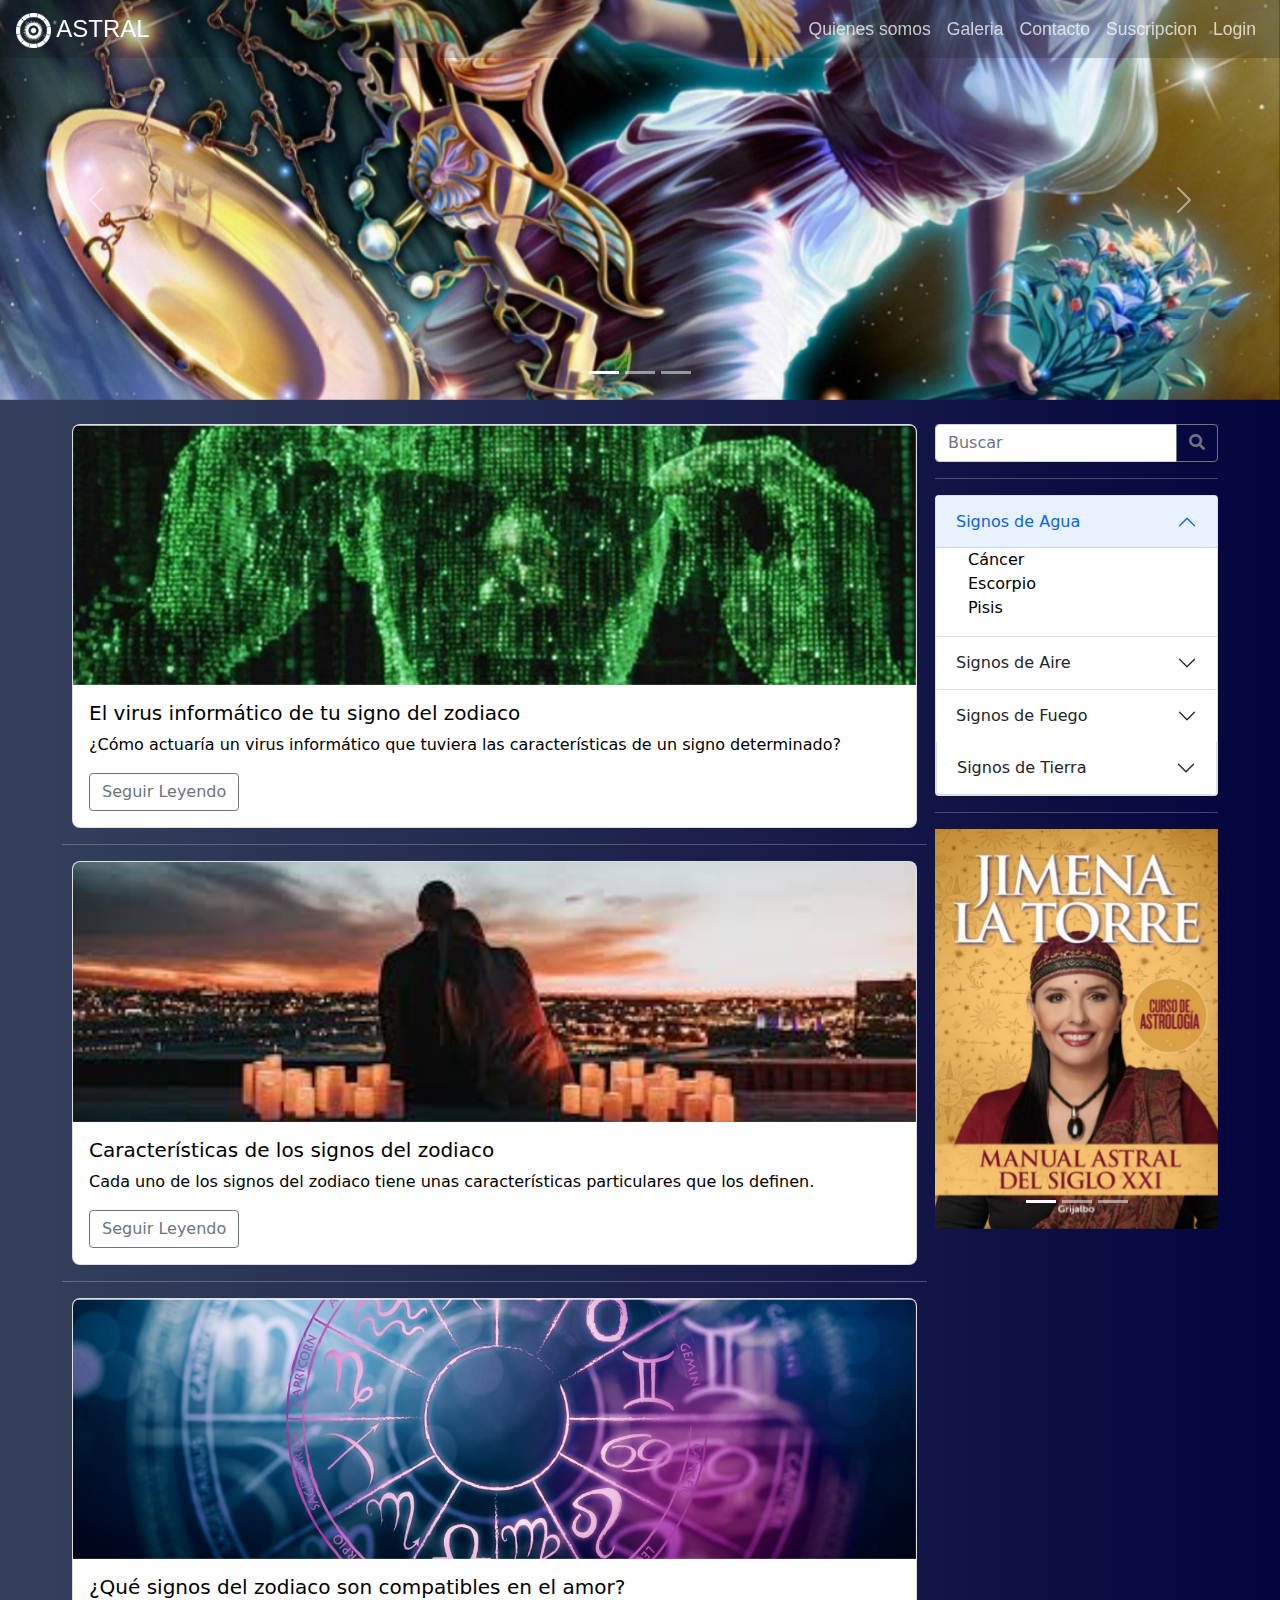
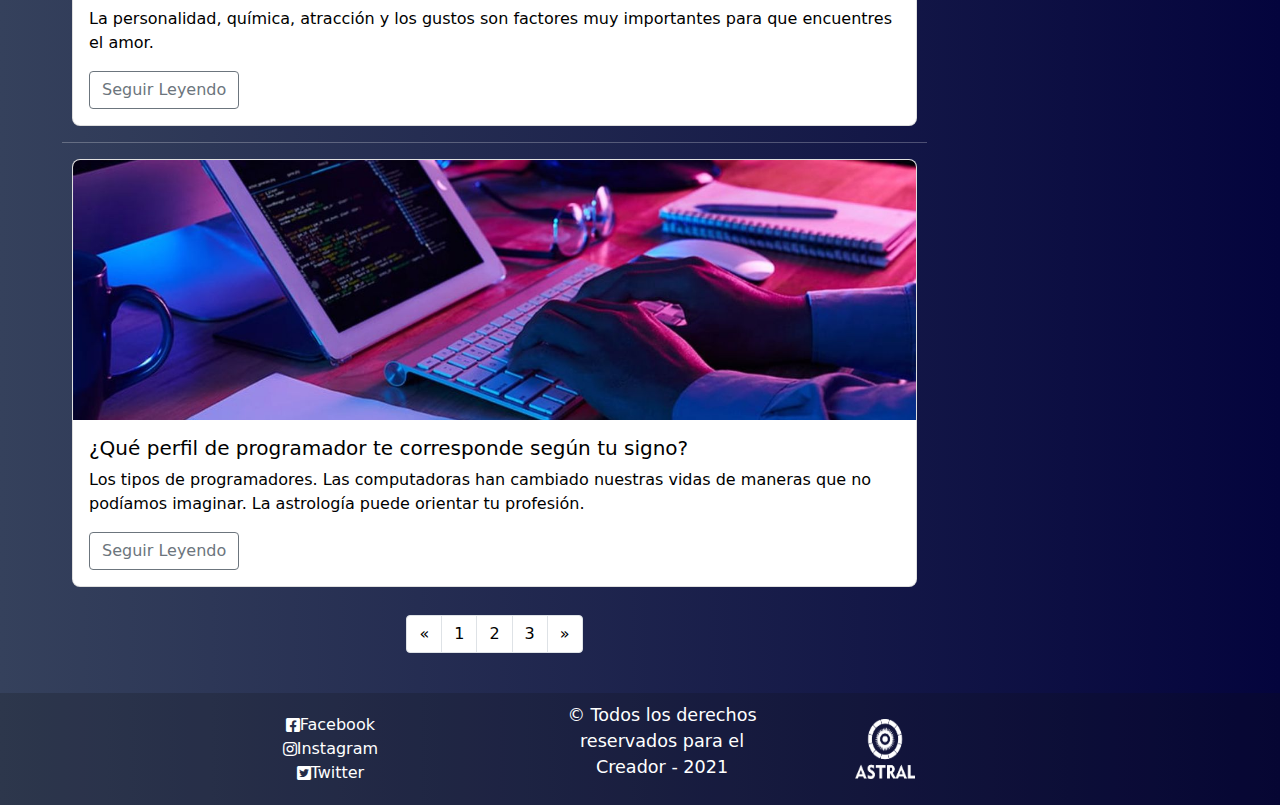
<file: index.html>
<!DOCTYPE html>
<html lang="en">

<head>
  <meta charset="UTF-8">
  <meta http-equiv="X-UA-Compatible" content="IE=edge">
  <meta name="viewport" content="width=device-width, initial-scale=1.0">
  <title>ASTRAL</title>

  <!-- LINK DE FUENTE AWESOME -->
  <link rel="stylesheet" href="https://cdnjs.cloudflare.com/ajax/libs/font-awesome/5.15.4/css/all.min.css"
    integrity="sha512-1ycn6IcaQQ40/MKBW2W4Rhis/DbILU74C1vSrLJxCq57o941Ym01SwNsOMqvEBFlcgUa6xLiPY/NS5R+E6ztJQ=="
    crossorigin="anonymous" referrerpolicy="no-referrer" />

  <!-- ESTILOS BOOTSTRAP -->
  <link rel="stylesheet" href="/styles/bootstrap.css">

  <!-- ESTILO PROPIOS -->
  <link rel="stylesheet" href="/styles/styles.css">

  <!-- LOGO -->
  <link rel="shortcut icon" href="/assets/logoHead.png">

</head>

<body id="index-body">

  <!-- ====================
    ==       HEADER        ==
    ========================= -->
  <div id="header">
    <header>
      <!-- navbar open -->
      <nav class="navbar navbar-expand-lg navbar-light fixed-top m-0 px-3">
        <div class="navbar-container container-fluid m-0 p-0">
          <!-- LOGO -->
          <a class="logo" href="/index.html">
            <img src="/assets/astral 3.png" alt="logo Astral" width="35" height="35"> ASTRAL
          </a>
          <!-- MENU DEBLEGABLE -->
          <button class="navbar-toggler" type="button" data-bs-toggle="collapse" data-bs-target="#navbarNavDropdown"
            aria-controls="navbarNavDropdown" aria-expanded="false" aria-label="Toggle navigation">
            <span class="navbar-toggler-icon">
              <i class="fas fa-bars" style="color:rgba(255, 255, 255, 0.575); font-size:25px;"></i>
            </span>
          </button>
          <!-- MENU -->
          <div class="navbar-sections float-r collapse navbar-collapse flex-grow-1 me-0" id="navbarNavDropdown">
            <ul class="navbar-nav">
              <li class="nav-item">
                <a class="nav-link" id="nav-link" href="/pages/conocenos.html">Quienes somos</a>
              </li>
              <li class="nav-item">
                <a class="nav-link" id="nav-link" href="/pages/galeria.html">Galeria</a>
              </li>
              <li class="nav-item">
                <a class="nav-link" id="nav-link" href="/pages/contacto.html">Contacto</a>
              </li>
              <li class="nav-item">
                <a class="nav-link" id="nav-link" href="#" data-bs-toggle="modal"
                  data-bs-target="#VentanaModalSusctiption">Suscripcion</a>
              </li>
              <li class="nav-item">
                <a class="nav-link" id="nav-link" aria-current="page" href="/pages/login.html"> Login</a>
              </li>
            </ul>
          </div>
        </div>
      </nav>

      <!-- Ventana Modal de la Suscripción -->
      <div class="modal fade" id="VentanaModalSusctiption" tabindex="-1" aria-labelledby="suscripcionModalLabel"
        aria-hidden="true">
        <div class="modal-dialog">
          <div class="modal-content">
            <!-- Modal header -->
            <div class="modal-header">
              <h5 class="modal-title-S" id="suscripcionModalLabel">SUSCRIPCIÓN</h5>
              <button type="button" class="btn-close" data-bs-dismiss="modal" aria-label="Close"></button>
            </div>
            <!-- Modal body -->
            <div class="modal-body">
              <form>
                <!-- MAIL -->
                <div class="mb-3">
                  <label for="ContactoEmail" class="form-label">Correo electrónico</label>
                  <input type="email" class="form-control" id="ContactoEmail" aria-describedby="emailHelp"
                    placeholder="seiya@pegaso">
                  <div id="emailHelp" class="form-text"> <i>No compartiremos tu correo electrónico con nadie más.</i>
                  </div>
                </div>
                <!-- SIGNOS -->
                <div class="mb-3">
                  <label for="ContactoSigno  " class="form-label">Signo</label>
                  <select id="disabledSelect" class="form-select">
                    <option>Aries</option>
                    <option>Tauro</option>
                    <option>Géminis</option>
                    <option>Cáncer</option>
                    <option>Leo</option>
                    <option>Virgo</option>
                    <option>Libra</option>
                    <option>Escorpio</option>
                    <option>Sagitario</option>
                    <option>Capricornio</option>
                    <option>Acuario</option>
                    <option>Piscis</option>
                  </select>
                </div>
                <!-- CHECKBOX -->
                <div class="mb-3 ms-3 form-check">
                  <input type="checkbox" class="form-check-input" id="ContactoCheck">
                  <label class="form-check-label form-label" for="ContactoCheck">Quiero recibir predicciones
                    actualizadas sobre mi signo</label>
                </div>
              </form>
            </div>
            <!-- Modal footer -->
            <div class="modal-footer">
              <button type="button" class="btn btn-outline-secondary" data-bs-dismiss="modal">Cerrar</button>
              <a class="btn btn-primary" href="#" tabindex="-1" aria-disabled="true" data-bs-toggle="modal"
                data-bs-target="#VentanaSuscripción2">SUSCRIBIRME</a>
            </div>
          </div>
        </div>
      </div>
      <!-- Ventana modal del mensaje de suspcricpión -->
      <div class="modal fade" id="VentanaSuscripción2" tabindex="-1" aria-labelledby="exampleModalLabel"
        aria-hidden="true">
        <div class="modal-dialog" id="Modal001">
          <img src="/assets/mensaje1.jpg" class="d-block w-100" alt="...">
          <h2 class="dispaly-1">¡Gracias por suscribirte!</h2>
          <p> Pronto te llegarán novedades y todas las predicciones sobre tu signo para el año 2022</i></p>
          <script src="/js/bootstrap.bundle.js"> </script>
        </div>
      </div>
    </header>
  </div>

  <!-- ====================
    ==       CAROUSEL        ==
    ========================= -->
  <div id="carousel" class="carousel slide" data-bs-ride="carousel">
    <div class="carousel-indicators">
      <button type="button" data-bs-target="#carousel" data-bs-slide-to="0" class="active" aria-current="true"
        aria-label="Slide 1"></button>
      <button type="button" data-bs-target="#carousel" data-bs-slide-to="1" aria-label="Slide 2"></button>
      <button type="button" data-bs-target="#carousel" data-bs-slide-to="2" aria-label="Slide 3"></button>
    </div>

    <div class="carousel-inner">
      <div class="carousel-item active">
        <img src="assets/images/carrousel1.jpeg" class="d-block w-100" alt="...">
      </div>
      <div class="carousel-item">
        <img src="assets/images/carrousel2.jpeg" class="d-block w-100" alt="...">
      </div>
      <div class="carousel-item">
        <img src="assets/images/carrousel3.jpeg" class="d-block w-100" alt="...">
      </div>
    </div>

    <button class="carousel-control-prev" type="button" data-bs-target="#carousel" data-bs-slide="prev">
      <span class="carousel-control-prev-icon" aria-hidden="true"></span>
      <span class="visually-hidden">Previous</span>
    </button>
    <button class="carousel-control-next" type="button" data-bs-target="#carousel" data-bs-slide="next">
      <span class="carousel-control-next-icon" aria-hidden="true"></span>
      <span class="visually-hidden">Next</span>
    </button>
  </div>

  <main>

    <!-- =======================================
    ==  CONTENEDOR PRINCIPAL DE TODO EL MAIN  ==
    ============================================ -->

    <div class="container mb-4">
      <div class="row gx-5 ">

        <!-- CONTENIDO PRINCIPAL (ENTRADAS) -->
        <div id="columnas-index" class="col-sm-12 col-md-8 col-lg-9">
          <div class="p-1">
            <!-- ENTRADA 1 -->
            <div class="card">
              <img src="assets/images/2.jpg" class="card-img-top" alt="">
              <div class="card-body">
                <h5 class="card-title">El virus informático de tu signo del zodiaco</h5>
                <p class="card-text">¿Cómo actuaría un virus informático que tuviera las características de un signo
                  determinado?</p>
                <a href="pages/entradas/virus.html" class="btn btn-outline-secondary">Seguir Leyendo</a>
              </div>
            </div>
            <hr>
            <!-- ENTRADA 2 -->
            <div class="card">
              <img src="assets/images/1.jpg" class="card-img-top" alt="">
              <div class="card-body">
                <h5 class="card-title">Características de los signos del zodiaco</h5>
                <p class="card-text">Cada uno de los signos del zodiaco tiene unas características particulares que los
                  definen.</p>
                <a href="pages/entradas/características.html" class="btn btn-outline-secondary">Seguir Leyendo</a>
              </div>
            </div>
            <hr>
            <!-- ENTRADA 3 -->
            <div class="card">
              <img src="assets/images/3.jpg" class="card-img-top" alt="">
              <div class="card-body">
                <h5 class="card-title">¿Qué signos del zodiaco son compatibles en el amor?</h5>
                <p class="card-text">La personalidad, química, atracción y los gustos son factores muy importantes para
                  que encuentres el amor.</p>
                <a href="pages/entradas/compatibilidad.html" class="btn btn-outline-secondary">Seguir Leyendo</a>
              </div>
            </div>
            <hr>
            <!-- ENTRADA 4 -->
            <div class="card">
              <img src="/assets/images/4.jpg" class="card-img-top" alt="">
              <div class="card-body">
                <h5 class="card-title">¿Qué perfil de programador te corresponde según tu signo?</h5>
                <p class="card-text">Los tipos de programadores. Las computadoras han cambiado nuestras vidas de maneras
                  que no podíamos imaginar. La astrología puede orientar tu profesión.</p>
                <a href="pages/error404.html" class="btn btn-outline-secondary">Seguir Leyendo</a>
              </div>
            </div>
          </div>
          <br>

          <!-- PAGINACION -->
          <nav aria-label="Page navigation example" class="pagination">
            <ul class="pagination">
              <li class="page-item">
                <a class="page-link" id="page-item" href="pages/error404.html" aria-label="Previous">
                  <span aria-hidden="true">&laquo;</span>
                </a>
              </li>
              <li class="page-item"><a class="page-link" id="page-item" href="pages/error404.html">1</a></li>
              <li class="page-item"><a class="page-link" id="page-item" href="pages/error404.html">2</a></li>
              <li class="page-item"><a class="page-link" id="page-item" href="pages/error404.html">3</a></li>
              <li class="page-item">
                <a class="page-link" id="page-item" href="pages/error404.html" aria-label="Next">
                  <span aria-hidden="true">&raquo;</span>
                </a>
              </li>
            </ul>
          </nav>

        </div>

        <!-- ASIDE -->
        <div id="columnas-index" class="col-sm-12 col-md-4 col-lg-3">
          <div class="p-1 borde-redondo">

            <!-- Search open -->
            <div class="input-group mb-3">
              <input type="text" class="form-control" placeholder="Buscar" aria-label="Recipient's username"
                aria-describedby="button-addon2">
              <a class="btn btn-outline-secondary" href="/pages/error404.html" type="button" id="button-addon2"><i
                  class="fas fa-search"></i></a>
            </div>
            <hr>
            <!-- Acordion open -->
            <div class="accordion" id="accordionExample">
              <div class="accordion-item">
                <h2 class="accordion-header" id="headingOne">
                  <button class="accordion-button" type="button" data-bs-toggle="collapse" data-bs-target="#collapseOne"
                    aria-expanded="true" aria-controls="collapseOne">
                    Signos de Agua
                  </button>
                </h2>

                <div id="collapseOne" class="accordion-collapse collapse show" aria-labelledby="headingOne"
                  data-bs-parent="#accordionExample">
                  <div class="accordion-body" id="accordion-body">
                    <ul>
                      <li><a class="tag-aside" href="pages/error404.html">Cáncer</a></li>
                      <li><a class="tag-aside" href="pages/error404.html">Escorpio</a></li>
                      <li><a class="tag-aside" href="pages/error404.html">Pisis</a></li>
                    </ul>
                  </div>
                </div>
              </div>
              <div class="accordion-item">
                <h2 class="accordion-header" id="headingTwo">
                  <button class="accordion-button collapsed" type="button" data-bs-toggle="collapse"
                    data-bs-target="#collapseTwo" aria-expanded="false" aria-controls="collapseTwo">
                    Signos de Aire
                  </button>
                </h2>
                <div id="collapseTwo" class="accordion-collapse collapse" aria-labelledby="headingTwo"
                  data-bs-parent="#accordionExample">
                  <div class="accordion-body" id="accordion-body">
                    <ul>
                      <li><a class="tag-aside" href="pages/error404.html">Acuario</a></li>
                      <li><a class="tag-aside" href="pages/error404.html">Geminis</a></li>
                      <li><a class="tag-aside" href="pages/error404.html">Libra</a></li>
                    </ul>
                  </div>
                </div>
              </div>

              <div class="accordion-item">
                <h2 class="accordion-header" id="headingThree">
                  <button class="accordion-button collapsed" type="button" data-bs-toggle="collapse"
                    data-bs-target="#collapseThree" aria-expanded="false" aria-controls="collapseThree">
                    Signos de Fuego
                  </button>
                </h2>
                <div id="collapseThree" class="accordion-collapse collapse" aria-labelledby="headingThree"
                  data-bs-parent="#accordionExample">
                  <div class="accordion-body" id="accordion-body">
                    <ul>
                      <li><a class="tag-aside" href="pages/error404.html">Aries</a></li>
                      <li><a class="tag-aside" href="pages/error404.html">Leo</a></li>
                      <li><a class="tag-aside" href="pages/error404.html">Sagitario</a></li>
                    </ul>
                  </div>
                </div>
                <div class="accordion-item">
                  <h2 class="accordion-header" id="headingThree">
                    <button class="accordion-button collapsed" type="button" data-bs-toggle="collapse"
                      data-bs-target="#collapseFour" aria-expanded="false" aria-controls="collapseFour">
                      Signos de Tierra
                    </button>
                  </h2>
                  <div id="collapseFour" class="accordion-collapse collapse" aria-labelledby="headingFour"
                    data-bs-parent="#accordionExample">
                    <div class="accordion-body" id="accordion-body">
                      <ul>
                        <li><a class="tag-aside" href="pages/error404.html">Capricornio</a></li>
                        <li><a class="tag-aside" href="pages/error404.html">Tauro</a></li>
                        <li><a class="tag-aside" href="pages/error404.html">Virgo</a></li>
                      </ul>
                    </div>
                  </div>
                </div>
              </div>
              <!-- Publicidad close -->
            </div>
            <hr>
            <!-- Publicidad open -->
            <div class="publicidad-container" id="ocultar-div">
              <div id="CarouselHeader2" class="carousel slide" data-bs-ride="carousel">

                <div class="carousel-indicators">
                  <button type="button" data-bs-target="#CarouselHeader2" data-bs-slide-to="0" class="active"
                    aria-current="true" aria-label="Slide 1"></button>
                  <button type="button" data-bs-target="#CarouselHeader2" data-bs-slide-to="1"
                    aria-label="Slide 2"></button>
                  <button type="button" data-bs-target="#CarouselHeader2" data-bs-slide-to="2"
                    aria-label="Slide 3"></button>
                </div>

                <div class="carousel-inner">
                  <div class="carousel-item active">
                    <img src="/assets/images/publicidad 1.jpg" class="d-block w-100" alt="publicidad 1">
                  </div>
                  <div class="carousel-item">
                    <img src="/assets/images/publicidad 2.jpg" class="d-block w-100" alt="publicidad 2">
                  </div>
                  <div class="carousel-item">
                    <img src="/assets/images/publicidad 3.jpg" class="d-block w-100" alt="publicidad 3">
                  </div>
                </div>
              </div>
            </div>
          </div>
        </div>

      </div>
    </div>
  </main>

  <footer>
<div class="conteiner justify-content-between">

 <div class="row justify-content-between">

      <div id="izquierda" class=" text-center col-12 col-md-3 col-lg-3 d-flex me-5">
        <a href="https://www.facebook.com/"><i class="fab fa-facebook-square"></i> Facebook</a>
        <a href="https://www.instagram.com"><i class="fab fa-instagram"></i> Instagram</a>
        <a href="https://twitter.com"><i class="fab fa-twitter-square"></i> Twitter</a>
      </div>

      <div id="centro" class="text-center col-12 col-md-3 col-lg-3 d-flex me-5 ms-5 justify-content-between">
        <p class="text-center">
          &copy; Todos los derechos reservados para el Creador - 2021
        </p>
      </div>

      <div id="derecha" class="col-12 col-md-3 col-lg-3 d-flex m-0 p-0 ms-4">

        <a href="/index.html" class="flex-grow-1 text-align-center">
          <img src="/assets/logo blanco 2.png" alt="logo Astral" width="100" height="100" class="text-align-center" >
        </a>
      </div>

    </div>
  
</div>
   


  </footer>

  <script src="/js/bootstrap.js"></script>
</body>

</html>
</file>
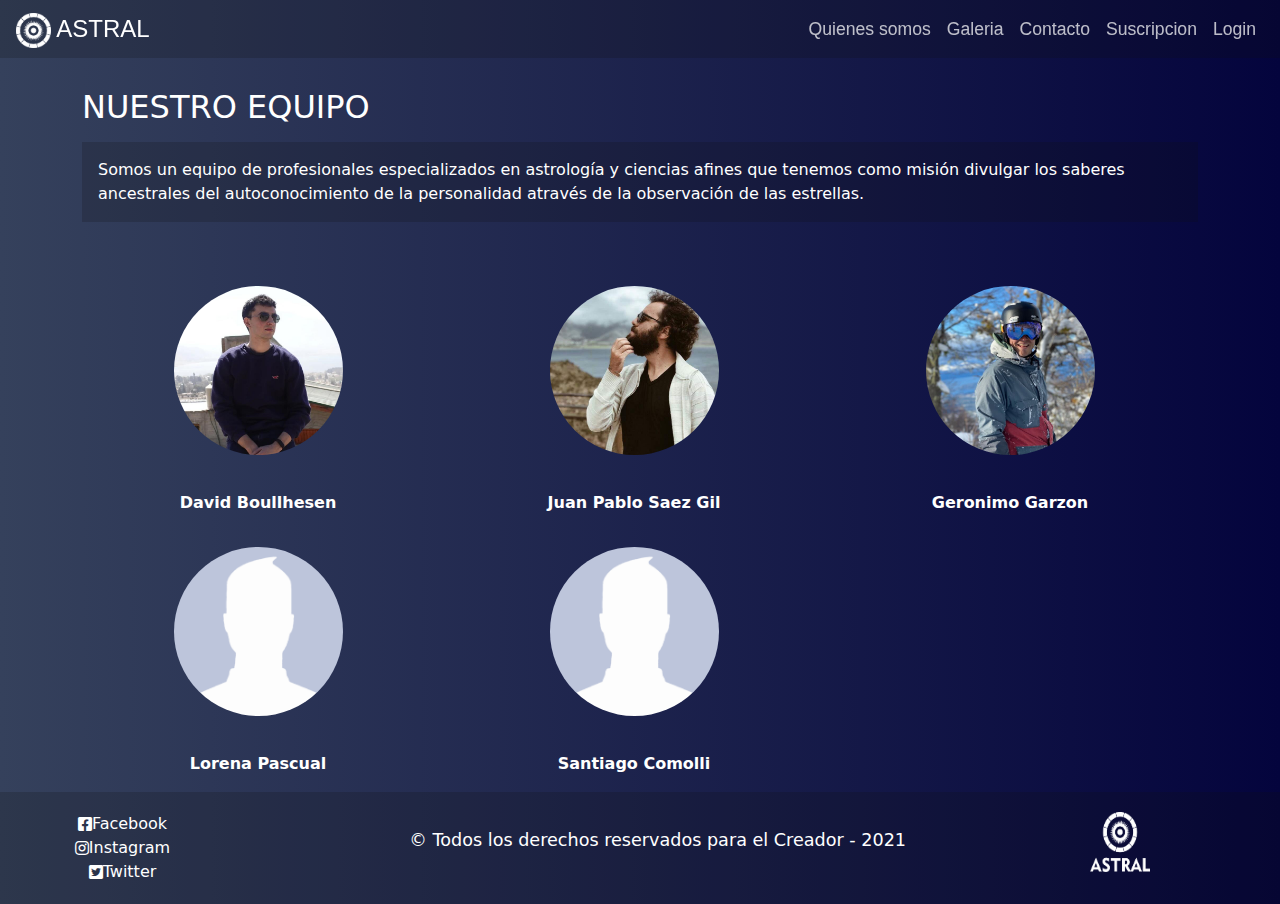
<file: pages/conocenos.html>
<!DOCTYPE html>
<html lang="en">

<head>
    <meta charset="UTF-8">
    <meta http-equiv="X-UA-Compatible" content="IE=edge">
    <meta name="viewport" content="width=device-width, initial-scale=1.0">
    <title>ASTRAL</title>

    <!-- LINK DE FUENTE AWESOME -->
    <link rel="stylesheet" href="https://cdnjs.cloudflare.com/ajax/libs/font-awesome/5.15.4/css/all.min.css"
    integrity="sha512-1ycn6IcaQQ40/MKBW2W4Rhis/DbILU74C1vSrLJxCq57o941Ym01SwNsOMqvEBFlcgUa6xLiPY/NS5R+E6ztJQ=="
    crossorigin="anonymous" referrerpolicy="no-referrer" />

    <!-- ESTILOS BOOTSTRAP -->
    <link rel="stylesheet" href="/styles/bootstrap.css">

    <!-- ESTILO PROPIOS -->
    <link rel="stylesheet" href="/styles/styles.css">

    <!-- LOGO -->
    <link rel="shortcut icon" href="/assets/logoHead.png">

</head>

<body id="index-body">

  <!-- ====================
  ==       HEADER        ==
  ========================= -->
<div id="header">
  <header>
    <!-- navbar open -->
    <nav class="navbar navbar-expand-lg navbar-light fixed-top m-0 px-3">
      <div class="navbar-container container-fluid m-0 p-0">
        <!-- LOGO -->
        <a class="logo" href="/index.html">
          <img src="/assets/astral 3.png" alt="logo Astral" width="35" height="35"> ASTRAL
        </a>
        <!-- MENU DEBLEGABLE -->
        <button class="navbar-toggler" type="button" data-bs-toggle="collapse" data-bs-target="#navbarNavDropdown"
          aria-controls="navbarNavDropdown" aria-expanded="false" aria-label="Toggle navigation">
          <span class="navbar-toggler-icon">
            <i class="fas fa-bars" style="color:rgba(255, 255, 255, 0.575); font-size:25px;"></i>
          </span>
        </button>
        <!-- MENU -->
        <div class="navbar-sections float-r collapse navbar-collapse flex-grow-1 me-0" id="navbarNavDropdown">
          <ul class="navbar-nav">
            <li class="nav-item">
              <a class="nav-link" id="nav-link" href="/pages/conocenos.html">Quienes somos</a>
            </li>
            <li class="nav-item">
              <a class="nav-link" id="nav-link" href="/pages/galeria.html">Galeria</a>
            </li>
            <li class="nav-item">
              <a class="nav-link" id="nav-link" href="/pages/contacto.html">Contacto</a>
            </li>
            <li class="nav-item">
              <a class="nav-link" id="nav-link" href="#" data-bs-toggle="modal" data-bs-target="#VentanaModalSusctiption">Suscripcion</a>
            </li>
            <li class="nav-item">
              <a class="nav-link" id="nav-link" aria-current="page" href="/pages/login.html"> Login</a>
            </li>
          </ul>
        </div>
      </div>
    </nav>

    <!-- Ventana Modal de la Suscripción -->
    <div class="modal fade" id="VentanaModalSusctiption" tabindex="-1"       aria-labelledby="suscripcionModalLabel" aria-hidden="true">
      <div class="modal-dialog">
        <div class="modal-content">
            <!-- Modal header -->
            <div class="modal-header">
              <h5 class="modal-title-S" id="suscripcionModalLabel">SUSCRIPCIÓN</h5>
              <button type="button" class="btn-close" data-bs-dismiss="modal" aria-label="Close"></button>
            </div>
            <!-- Modal body -->
            <div class="modal-body">
              <form>
                  <!-- MAIL -->
                  <div class="mb-3">
                    <label for="ContactoEmail" class="form-label">Correo electrónico</label>
                    <input type="email" class="form-control" id="ContactoEmail" aria-describedby="emailHelp" placeholder="seiya@pegaso">
                    <div id="emailHelp" class="form-text"> <i>No compartiremos tu correo electrónico con nadie más.</i></div>
                  </div>
                  <!-- SIGNOS -->
                  <div class="mb-3">
                    <label for="ContactoSigno  " class="form-label">Signo</label>
                    <select id="disabledSelect" class="form-select">
                      <option>Aries</option>
                      <option>Tauro</option>
                      <option>Géminis</option>
                      <option>Cáncer</option>
                      <option>Leo</option>
                      <option>Virgo</option>
                      <option>Libra</option>
                      <option>Escorpio</option>
                      <option>Sagitario</option>
                      <option>Capricornio</option>
                      <option>Acuario</option>
                      <option>Piscis</option>
                    </select>
                  </div>
                  <!-- CHECKBOX -->
                  <div class="mb-3 ms-3 form-check">
                    <input type="checkbox" class="form-check-input" id="ContactoCheck">
                    <label class="form-check-label form-label" for="ContactoCheck">Quiero recibir predicciones actualizadas sobre mi signo</label>
                  </div>                 
              </form>                     
            </div>
            <!-- Modal footer -->
            <div class="modal-footer">
              <button type="button" class="btn btn-outline-secondary" data-bs-dismiss="modal">Cerrar</button>
              <a class="btn btn-primary" href="#" tabindex="-1" aria-disabled="true" data-bs-toggle="modal" data-bs-target="#VentanaSuscripción2">SUSCRIBIRME</a>
            </div>
        </div>          
      </div>
    </div>
    <!-- Ventana modal del mensaje de suspcricpión -->
    <div class="modal fade" id="VentanaSuscripción2" tabindex="-1" aria-labelledby="exampleModalLabel" aria-hidden="true">
      <div class="modal-dialog" id="Modal001">
          <img src="/assets/mensaje1.jpg" class="d-block w-100" alt="...">
          <h2 class="dispaly-1">¡Gracias por suscribirte!</h2>
          <p> Pronto te llegarán novedades y todas las predicciones sobre tu signo para el año 2022</i></p>
          <script src="/js/bootstrap.bundle.js"> </script>
      </div>
    </div>
  </header>
</div>

    <main>
        <div class="container">
            <br><br><br>
        <!-- TITULO -->
        <h2 class="my-3">NUESTRO EQUIPO</h2>

        <!-- SLOGAN O FRASE GRUPAL -->
            <p id="p1E" class="text-e back-e text-white p-3">
                Somos un equipo de profesionales especializados en astrología y ciencias afines que tenemos como misión divulgar los saberes ancestrales del autoconocimiento de la personalidad através de la observación de las estrellas. 
            </p>
        
        <!-- SECCION DE LAS IMAGENES -->
        
        <section id="sectionE" class="row mt-5 me-0">
            <!-- IMAGEN 1 -->
            <div id="sectionRow" class="col-sm-6 col-md-6 col-lg-4 img-e">
                <img src="/assets/David2.jpeg" alt="Miembro" class="card-img-top circular mt-3 ps-2 pe-2">
                <!-- NOMBRE -->
                <strong>
                    <p class="text-white mt-3 font-weight-bold">David Boullhesen</p>
                </strong>
            </div>
            <!-- IMAGEN 2 -->
            <div id="sectionRow" class="col-sm-6 col-md-6 col-lg-4 img-e">
                <img src="/assets/JuanPablo.jpeg" alt="Miembro" class="card-img-top circular mt-3 ps-2 pe-2">
                <!-- NOMBRE -->
                <strong>
                    <p class="text-white mt-3 font-weight-bold">Juan Pablo Saez Gil</p>
                </strong>
            </div>
            <!-- IMAGEN 3 -->
            <div id="sectionRow" class="col-sm-6 col-md-6 col-lg-4 img-e">
                <img src="/assets/geronimo.jpeg" alt="Miembro" class="card-img-top circular mt-3 ps-2 pe-2">
                <!-- NOMBRE -->
                <strong>
                    <p class="text-white mt-3 font-weight-bold">Geronimo Garzon</p>
                </strong>
            </div>
            <!-- IMAGEN 4 -->
            <div id="sectionRow" class="col-sm-6 col-md-6 col-lg-4 img-e">
                <img src="/assets/sinFoto.jpeg" alt="Miembro" class="card-img-top circular mt-3 ps-2 pe-2">
                <!-- NOMBRE -->
                <strong>
                    <p class="text-white mt-3 font-weight-bold">Lorena Pascual</p>
                </strong>
            </div>
            <!-- IMAGEN 5 -->
            <div id="sectionRow" class="col-sm-6 col-md-6 col-lg-4 img-e">
                <img src="/assets/sinFoto.jpeg" alt="Miembro" class="card-img-top circular mt-3 ps-2 pe-2">
                <!-- NOMBRE -->
                <strong>
                    <p class="text-white mt-3 font-weight-bold">Santiago Comolli</p>
                </strong>
            </div>        
        </section>
        </div>


    </main>

    <footer>
		<div id="izquierda" class="text-center">
      <a href="https://www.facebook.com/"><i class="fab fa-facebook-square"></i> Facebook</a>
			<a href="https://www.instagram.com"><i class="fab fa-instagram"></i>Instagram</a>
			<a href="https://twitter.com"><i class="fab fa-twitter-square"></i>Twitter</a>

		</div>
		<div id="centro">
			<p class="">
				&copy; Todos los derechos reservados para el Creador - 2021
			</p>
		</div>

		<div id="derecha">
          <a href="/index.html">
            <img src="/assets/logo blanco 2.png" alt="logo Astral" width="100" height="100">
          </a>
		</div>		
	</footer>
    
</body>
</html>
</file>
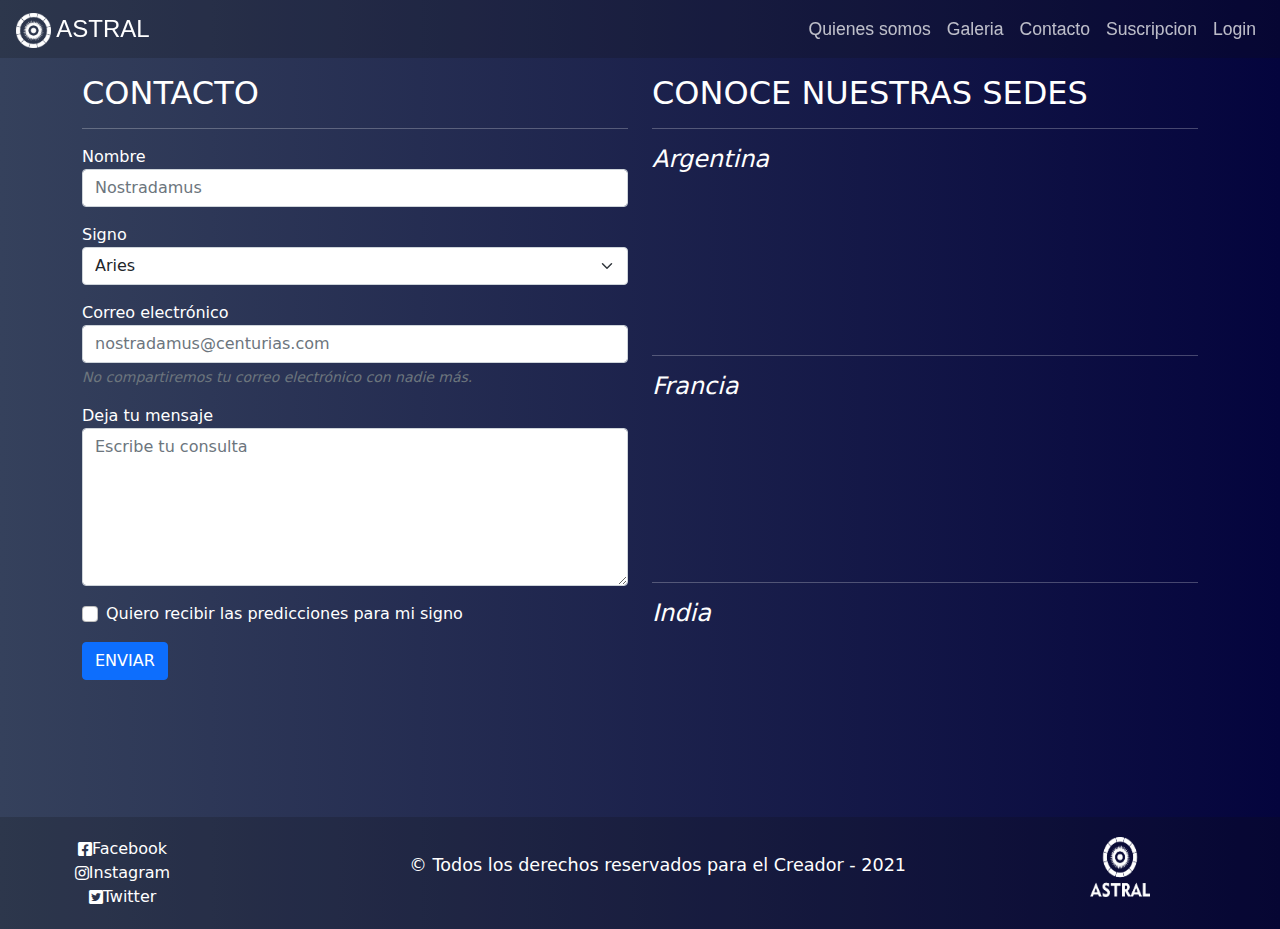
<file: pages/contacto.html>
<!DOCTYPE html>
<html lang="en">

<head>
    <meta charset="UTF-8">
    <meta http-equiv="X-UA-Compatible" content="IE=edge">
    <meta name="viewport" content="width=device-width, initial-scale=1.0">
    <title>ASTRAL</title>

    <!-- LINK DE FUENTE AWESOME -->
    <link rel="stylesheet" href="https://cdnjs.cloudflare.com/ajax/libs/font-awesome/5.15.4/css/all.min.css"
    integrity="sha512-1ycn6IcaQQ40/MKBW2W4Rhis/DbILU74C1vSrLJxCq57o941Ym01SwNsOMqvEBFlcgUa6xLiPY/NS5R+E6ztJQ=="
    crossorigin="anonymous" referrerpolicy="no-referrer" />

    <!-- ESTILOS BOOTSTRAP -->
    <link rel="stylesheet" href="/styles/bootstrap.css">

    <!-- ESTILO PROPIOS -->
    <link rel="stylesheet" href="/styles/styles.css">

    <!-- LOGO -->
    <link rel="shortcut icon" href="/assets/logoHead.png">

</head>

<body id="index-body">

  <!-- ====================
  ==       HEADER        ==
  ========================= -->
<div id="header">
  <header>
    <!-- navbar open -->
    <nav class="navbar navbar-expand-lg navbar-light fixed-top m-0 px-3">
      <div class="navbar-container container-fluid m-0 p-0">
        <!-- LOGO -->
        <a class="logo" href="/index.html">
          <img src="/assets/astral 3.png" alt="logo Astral" width="35" height="35"> ASTRAL
        </a>
        <!-- MENU DEBLEGABLE -->
        <button class="navbar-toggler" type="button" data-bs-toggle="collapse" data-bs-target="#navbarNavDropdown"
          aria-controls="navbarNavDropdown" aria-expanded="false" aria-label="Toggle navigation">
          <span class="navbar-toggler-icon">
            <i class="fas fa-bars" style="color:rgba(255, 255, 255, 0.575); font-size:25px;"></i>
          </span>
        </button>
        <!-- MENU -->
        <div class="navbar-sections float-r collapse navbar-collapse flex-grow-1 me-0" id="navbarNavDropdown">
          <ul class="navbar-nav">
            <li class="nav-item">
              <a class="nav-link" id="nav-link" href="/pages/conocenos.html">Quienes somos</a>
            </li>
            <li class="nav-item">
              <a class="nav-link" id="nav-link" href="/pages/galeria.html">Galeria</a>
            </li>
            <li class="nav-item">
              <a class="nav-link" id="nav-link" href="/pages/contacto.html">Contacto</a>
            </li>
            <li class="nav-item">
              <a class="nav-link" id="nav-link" href="#" data-bs-toggle="modal" data-bs-target="#VentanaModalSusctiption">Suscripcion</a>
            </li>
            <li class="nav-item">
              <a class="nav-link" id="nav-link" aria-current="page" href="/pages/login.html"> Login</a>
            </li>
          </ul>
        </div>
      </div>
    </nav>

    <!-- Ventana Modal de la Suscripción -->
    <div class="modal fade" id="VentanaModalSusctiption" tabindex="-1"       aria-labelledby="suscripcionModalLabel" aria-hidden="true">
      <div class="modal-dialog">
        <div class="modal-content">
            <!-- Modal header -->
            <div class="modal-header">
              <h5 class="modal-title-S" id="suscripcionModalLabel">SUSCRIPCIÓN</h5>
              <button type="button" class="btn-close" data-bs-dismiss="modal" aria-label="Close"></button>
            </div>
            <!-- Modal body -->
            <div class="modal-body">
              <form>
                  <!-- MAIL -->
                  <div class="mb-3">
                    <label for="ContactoEmail" class="form-label">Correo electrónico</label>
                    <input type="email" class="form-control" id="ContactoEmail" aria-describedby="emailHelp" placeholder="seiya@pegaso">
                    <div id="emailHelp" class="form-text"> <i>No compartiremos tu correo electrónico con nadie más.</i></div>
                  </div>
                  <!-- SIGNOS -->
                  <div class="mb-3">
                    <label for="ContactoSigno  " class="form-label">Signo</label>
                    <select id="disabledSelect" class="form-select">
                      <option>Aries</option>
                      <option>Tauro</option>
                      <option>Géminis</option>
                      <option>Cáncer</option>
                      <option>Leo</option>
                      <option>Virgo</option>
                      <option>Libra</option>
                      <option>Escorpio</option>
                      <option>Sagitario</option>
                      <option>Capricornio</option>
                      <option>Acuario</option>
                      <option>Piscis</option>
                    </select>
                  </div>
                  <!-- CHECKBOX -->
                  <div class="mb-3 ms-3 form-check">
                    <input type="checkbox" class="form-check-input" id="ContactoCheck">
                    <label class="form-check-label form-label" for="ContactoCheck">Quiero recibir predicciones actualizadas sobre mi signo</label>
                  </div>                 
              </form>                     
            </div>
            <!-- Modal footer -->
            <div class="modal-footer">
              <button type="button" class="btn btn-outline-secondary" data-bs-dismiss="modal">Cerrar</button>
              <a class="btn btn-primary" href="#" tabindex="-1" aria-disabled="true" data-bs-toggle="modal" data-bs-target="#VentanaSuscripción2">SUSCRIBIRME</a>
            </div>
        </div>          
      </div>
    </div>
    <!-- Ventana modal del mensaje de suspcricpión -->
    <div class="modal fade" id="VentanaSuscripción2" tabindex="-1" aria-labelledby="exampleModalLabel" aria-hidden="true">
      <div class="modal-dialog" id="Modal001">
          <img src="/assets/mensaje1.jpg" class="d-block w-100" alt="...">
          <h2 class="dispaly-1">¡Gracias por suscribirte!</h2>
          <p> Pronto te llegarán novedades y todas las predicciones sobre tu signo para el año 2022</i></p>
          <script src="/js/bootstrap.bundle.js"> </script>
      </div>
    </div>
  </header>
</div>
    
    <main  id="contact-main">
    <div style="height: 50px">
    </div>

    <div class="container my-4">
        <div class="row">

            <!-- ==========================
            ==        FORMULARIO         ==
            =============================== -->
            <div class="col-sm-12 col-md-6" id="fondo">
                <h2> CONTACTO </h2>
                <hr>
                <form>
                    <!-- NOMBRE -->
                    <div class="mb-3">
                        <label for="ContactoNombre" class="form-label2">Nombre</label>
                        <input type="text" class="form-control" id="ContactoNombre" aria-describedby="emailHelp" placeholder="Nostradamus">
                    </div>
                    <!-- SIGNOS -->
                    <div class="mb-3">
                    <label for="ContactoSigno  " class="form-label2">Signo</label>
                    <select id="disabledSelect" class="form-select">
                        <option>Aries</option>
                        <option>Tauro</option>
                        <option>Géminis</option>
                        <option>Cáncer</option>
                        <option>Leo</option>
                        <option>Virgo</option>
                        <option>Libra</option>
                        <option>Escorpio</option>
                        <option>Sagitario</option>
                        <option>Capricornio</option>
                        <option>Acuario</option>
                        <option>Piscis</option>
                        </select>
                </div>
                    <!-- MAIL -->
                    <div class="mb-3">
                        <label for="ContactoEmail" class="form-label2">Correo electrónico</label>
                        <input type="email" class="form-control" id="ContactoEmail" aria-describedby="emailHelp" placeholder="nostradamus@centurias.com">
                        <div id="emailHelp" class="form-text"> <i>No compartiremos tu correo electrónico con nadie más.</i></div>
                    </div>
                    <!-- MENSAJE -->
                    <div class="mb-3">
                        <label for="ContactoMensaje" class="form-label2">Deja tu mensaje</label>
                        <textarea class="form-control" id="ContactoMensaje" rows="6" placeholder="Escribe tu consulta"></textarea>
                        
                    </div>
                    <!-- CHECKBOX -->
                    <div class="mb-3 form-check">
                        <input type="checkbox" class="form-check-input" id="ContactoCheck">
                        <label class="form-check-label" for="ContactoCheck">Quiero recibir las predicciones para mi signo</label>
                    </div>

                    <!-- BOTÓN DE LA VENTANA MODAL -->
                    <a class="btn btn-primary" href="#" tabindex="-1" aria-disabled="true" data-bs-toggle="modal" data-bs-target="#VentanaModalEnviar">ENVIAR</a>

                    <!-- VENTANA MODAL -->
                    <div class="modal fade" id="VentanaModalEnviar" tabindex="-1" aria-labelledby="exampleModalLabel" aria-hidden="true">
                        <div class="modal-dialog" id="Modal001">
                            <img src="/assets/mensaje1.jpg" class="d-block w-100" alt="...">
                            <h2 class="dispaly-1">¡Gracias por enviarnos tu mensaje!</h2>
                            <p> Pronto responderemos a tu cosulta.</p>
                            <script src="/js/bootstrap.bundle.js"> </script>
                        </div>
                    </div>  

                </form>


            </div>
            
            <!-- ==========================
            ==           MAPAS           ==
            =============================== -->
            <div class="col-sm-12 col-md-6">
                <h2> CONOCE NUESTRAS SEDES </h2>
                <hr>
                <!-- MAPA 1 -->
                <div>
                <h4> <i>Argentina</i></h4>
                <iframe src="https://www.google.com/maps/embed?pb=!1m18!1m12!1m3!1d105065.25199216799!2d-58.44157143484061!3d-34.622133228705344!2m3!1f0!2f0!3f0!3m2!1i1024!2i768!4f13.1!3m3!1m2!1s0x0%3A0xe7c2fbbffe73fab4!2sFundaci%C3%B3n%20Centro%20Astrol%C3%B3gico%20de%20Buenos%20Aires!5e0!3m2!1ses!2sar!4v1631737473185!5m2!1ses!2sar" width="100%" height="150" style="border:0;" allowfullscreen="" loading="lazy"></iframe>
                <hr>
                </div>

                <!-- MAPA 2 -->
                <div>
                <h4><i>Francia</i></h4>
                <iframe src="https://www.google.com/maps/embed?pb=!1m18!1m12!1m3!1d20997.546345264887!2d2.3140488395507757!3d48.864058700000015!2m3!1f0!2f0!3f0!3m2!1i1024!2i768!4f13.1!3m3!1m2!1s0x47e66e2fa74cf9b3%3A0x27fb74cfe3b9372f!2sFRAN%C3%87OISE%20COLIN%2C%20VOYANCE%20ASTROLOGY%20MEDIUM%20TAROTS%20PARIS!5e0!3m2!1ses!2sar!4v1631737382656!5m2!1ses!2sar" width="100%" height="150" style="border:0;" allowfullscreen="" loading="lazy"></iframe>
                <hr>
                </div>
                
                <!-- MAPA 3 -->
                <div>
                <h4><i>India</i></h4>
                <iframe src="https://www.google.com/maps/embed?pb=!1m18!1m12!1m3!1d242268.9205495168!2d73.7536094411009!3d18.417780826692177!2m3!1f0!2f0!3f0!3m2!1i1024!2i768!4f13.1!3m3!1m2!1s0x0%3A0x6df22797ad3021c5!2sIndian%20School%20of%20Astrology!5e0!3m2!1ses!2sar!4v1631737577053!5m2!1ses!2sar" width="100%" height="150" style="border:0;" allowfullscreen="" loading="lazy"></iframe>
                </div>
            </div>
        </div>
    </div>
    </main>

    <footer>
      <div id="izquierda" class="text-center">
        <a href="https://www.facebook.com/"><i class="fab fa-facebook-square"></i> Facebook</a>
        <a href="https://www.instagram.com"><i class="fab fa-instagram"></i>Instagram</a>
        <a href="https://twitter.com"><i class="fab fa-twitter-square"></i>Twitter</a>
  
      </div>
      <div id="centro">
        <p class="">
          &copy; Todos los derechos reservados para el Creador - 2021
        </p>
      </div>
  
      <div id="derecha">
            <a href="/index.html">
              <img src="/assets/logo blanco 2.png" alt="logo Astral" width="100" height="100">
            </a>
      </div>		
    </footer>

</body>
</html>
</file>
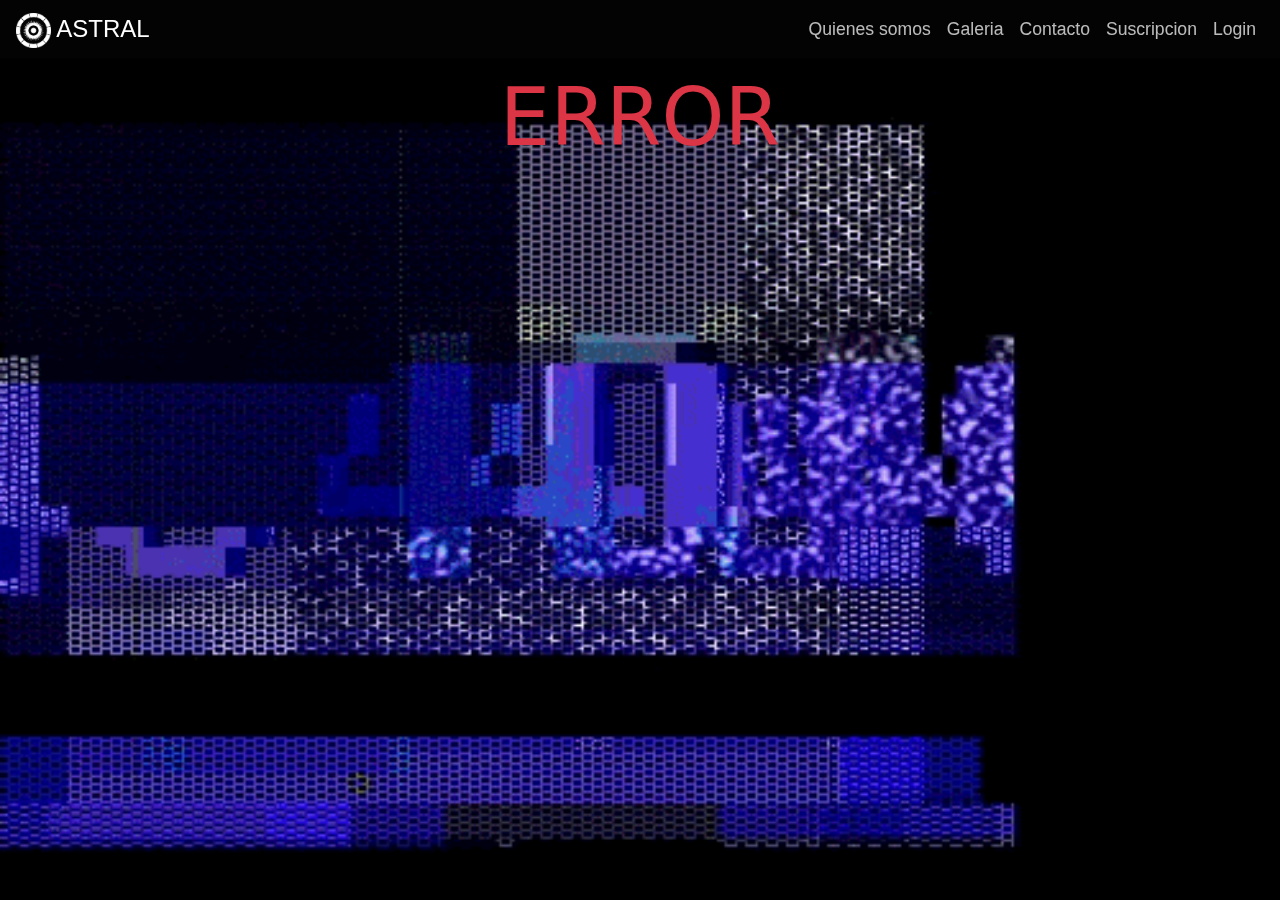
<file: pages/error404.html>
<!DOCTYPE html>
<html lang="en">

<head>
    <meta charset="UTF-8">
    <meta http-equiv="X-UA-Compatible" content="IE=edge">
    <meta name="viewport" content="width=device-width, initial-scale=1.0">
    <title>ERROR404</title>

    <!-- LINK DE FUENTE AWESOME -->
    <link rel="stylesheet" href="https://cdnjs.cloudflare.com/ajax/libs/font-awesome/5.15.4/css/all.min.css"
    integrity="sha512-1ycn6IcaQQ40/MKBW2W4Rhis/DbILU74C1vSrLJxCq57o941Ym01SwNsOMqvEBFlcgUa6xLiPY/NS5R+E6ztJQ=="
    crossorigin="anonymous" referrerpolicy="no-referrer" />

    <!-- ESTILOS BOOTSTRAP -->
    <link rel="stylesheet" href="/styles/bootstrap.css">

    <!-- ESTILO PROPIOS -->
    <link rel="stylesheet" href="/styles/styles.css">

    <!-- LOGO -->
    <link rel="shortcut icon" href="/assets/logoHead.png">

</head>

<body id="error-body">

  <!-- ====================
  ==       HEADER        ==
  ========================= -->
<div id="header">
  <header>
    <!-- navbar open -->
    <nav class="navbar navbar-expand-lg navbar-light fixed-top m-0 px-3">
      <div class="navbar-container container-fluid m-0 p-0">
        <!-- LOGO -->
        <a class="logo" href="/index.html">
          <img src="/assets/astral 3.png" alt="logo Astral" width="35" height="35"> ASTRAL
        </a>
        <!-- MENU DEBLEGABLE -->
        <button class="navbar-toggler" type="button" data-bs-toggle="collapse" data-bs-target="#navbarNavDropdown"
          aria-controls="navbarNavDropdown" aria-expanded="false" aria-label="Toggle navigation">
          <span class="navbar-toggler-icon">
            <i class="fas fa-bars" style="color:rgba(255, 255, 255, 0.575); font-size:25px;"></i>
          </span>
        </button>
        <!-- MENU -->
        <div class="navbar-sections float-r collapse navbar-collapse flex-grow-1 me-0" id="navbarNavDropdown">
          <ul class="navbar-nav">
            <li class="nav-item">
              <a class="nav-link" id="nav-link" href="/pages/conocenos.html">Quienes somos</a>
            </li>
            <li class="nav-item">
              <a class="nav-link" id="nav-link" href="/pages/galeria.html">Galeria</a>
            </li>
            <li class="nav-item">
              <a class="nav-link" id="nav-link" href="/pages/contacto.html">Contacto</a>
            </li>
            <li class="nav-item">
              <a class="nav-link" id="nav-link" href="#" data-bs-toggle="modal" data-bs-target="#VentanaModalSusctiption">Suscripcion</a>
            </li>
            <li class="nav-item">
              <a class="nav-link" id="nav-link" aria-current="page" href="/pages/login.html"> Login</a>
            </li>
          </ul>
        </div>
      </div>
    </nav>

    <!-- Ventana Modal de la Suscripción -->
    <div class="modal fade" id="VentanaModalSusctiption" tabindex="-1"       aria-labelledby="suscripcionModalLabel" aria-hidden="true">
      <div class="modal-dialog">
        <div class="modal-content">
            <!-- Modal header -->
            <div class="modal-header">
              <h5 class="modal-title-S" id="suscripcionModalLabel">SUSCRIPCIÓN</h5>
              <button type="button" class="btn-close" data-bs-dismiss="modal" aria-label="Close"></button>
            </div>
            <!-- Modal body -->
            <div class="modal-body">
              <form>
                  <!-- MAIL -->
                  <div class="mb-3">
                    <label for="ContactoEmail" class="form-label">Correo electrónico</label>
                    <input type="email" class="form-control" id="ContactoEmail" aria-describedby="emailHelp" placeholder="seiya@pegaso">
                    <div id="emailHelp" class="form-text"> <i>No compartiremos tu correo electrónico con nadie más.</i></div>
                  </div>
                  <!-- SIGNOS -->
                  <div class="mb-3">
                    <label for="ContactoSigno  " class="form-label">Signo</label>
                    <select id="disabledSelect" class="form-select">
                      <option>Aries</option>
                      <option>Tauro</option>
                      <option>Géminis</option>
                      <option>Cáncer</option>
                      <option>Leo</option>
                      <option>Virgo</option>
                      <option>Libra</option>
                      <option>Escorpio</option>
                      <option>Sagitario</option>
                      <option>Capricornio</option>
                      <option>Acuario</option>
                      <option>Piscis</option>
                    </select>
                  </div>
                  <!-- CHECKBOX -->
                  <div class="mb-3 ms-3 form-check">
                    <input type="checkbox" class="form-check-input" id="ContactoCheck">
                    <label class="form-check-label form-label" for="ContactoCheck">Quiero recibir predicciones actualizadas sobre mi signo</label>
                  </div>                 
              </form>                     
            </div>
            <!-- Modal footer -->
            <div class="modal-footer">
              <button type="button" class="btn btn-outline-secondary" data-bs-dismiss="modal">Cerrar</button>
              <a class="btn btn-primary" href="#" tabindex="-1" aria-disabled="true" data-bs-toggle="modal" data-bs-target="#VentanaSuscripción2">SUSCRIBIRME</a>
            </div>
        </div>          
      </div>
    </div>
    <!-- Ventana modal del mensaje de suspcricpión -->
    <div class="modal fade" id="VentanaSuscripción2" tabindex="-1" aria-labelledby="exampleModalLabel" aria-hidden="true">
      <div class="modal-dialog" id="Modal001">
          <img src="/assets/mensaje1.jpg" class="d-block w-100" alt="...">
          <h2 class="dispaly-1">¡Gracias por suscribirte!</h2>
          <p> Pronto te llegarán novedades y todas las predicciones sobre tu signo para el año 2022</i></p>
          <script src="/js/bootstrap.bundle.js"> </script>
      </div>
    </div>
  </header>
</div>

  <div style="height: 50px">
  </div>

  <!--=========================
      =Seccion del MAINCONTENT= 
      =========================-->
    <main>
        <div class="contenedor-error">
            <h1 class="display-1">
                <span class="text-danger">
                    ERROR
                </span>
            </h1>
            
        </div>
    </main>
    <script src="/js/bootstrap.js"></script>
</body>
</html>
</file>
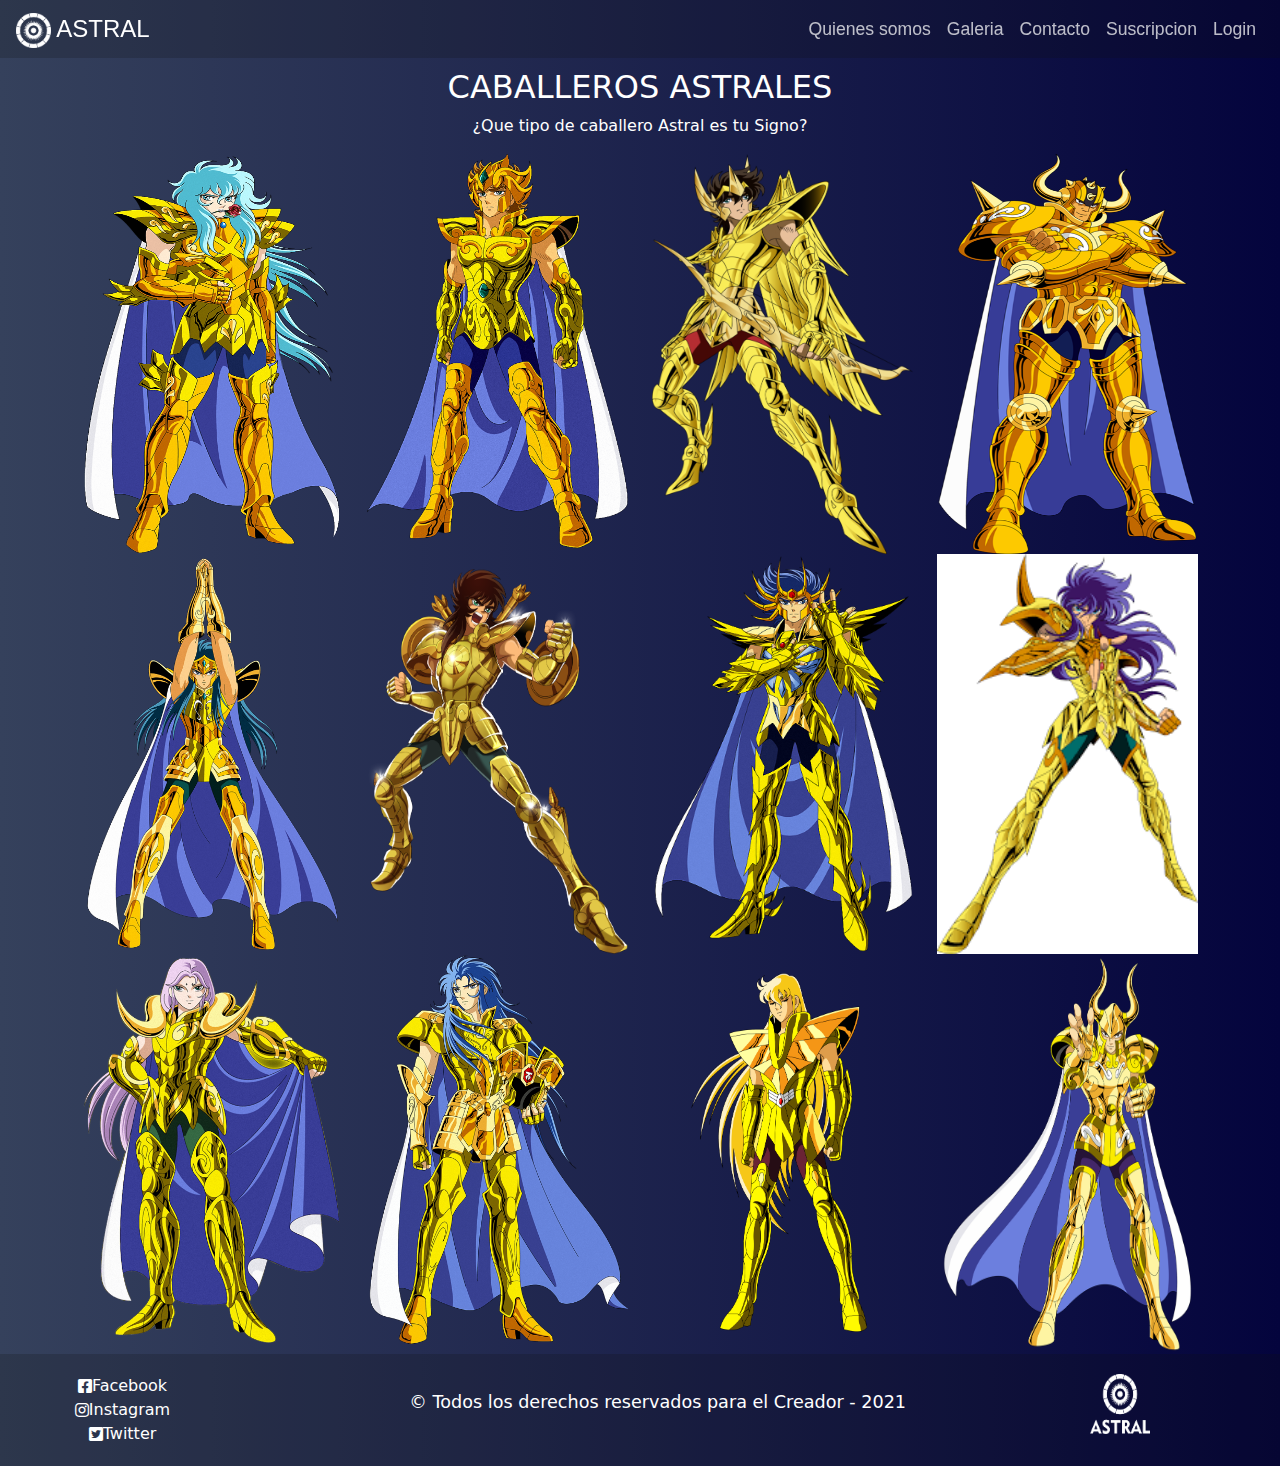
<file: pages/galeria.html>
<!DOCTYPE html>
<html lang="en">

<head>
    <meta charset="UTF-8">
    <meta http-equiv="X-UA-Compatible" content="IE=edge">
    <meta name="viewport" content="width=device-width, initial-scale=1.0">
    <title>ASTRAL</title>

    <!-- LINK DE FUENTE AWESOME -->
    <link rel="stylesheet" href="https://cdnjs.cloudflare.com/ajax/libs/font-awesome/5.15.4/css/all.min.css"
    integrity="sha512-1ycn6IcaQQ40/MKBW2W4Rhis/DbILU74C1vSrLJxCq57o941Ym01SwNsOMqvEBFlcgUa6xLiPY/NS5R+E6ztJQ=="
    crossorigin="anonymous" referrerpolicy="no-referrer" />

    <!-- ESTILOS BOOTSTRAP -->
    <link rel="stylesheet" href="/styles/bootstrap.css">

    <!-- ESTILO PROPIOS -->
    <link rel="stylesheet" href="/styles/styles.css">

    <!-- LOGO -->
    <link rel="shortcut icon" href="/assets/logoHead.png">

</head>

<body id="index-body">

  <!-- ====================
  ==       HEADER        ==
  ========================= -->
<div id="header">
  <header>
    <!-- navbar open -->
    <nav class="navbar navbar-expand-lg navbar-light fixed-top m-0 px-3">
      <div class="navbar-container container-fluid m-0 p-0">
        <!-- LOGO -->
        <a class="logo" href="/index.html">
          <img src="/assets/astral 3.png" alt="logo Astral" width="35" height="35"> ASTRAL
        </a>
        <!-- MENU DEBLEGABLE -->
        <button class="navbar-toggler" type="button" data-bs-toggle="collapse" data-bs-target="#navbarNavDropdown"
          aria-controls="navbarNavDropdown" aria-expanded="false" aria-label="Toggle navigation">
          <span class="navbar-toggler-icon">
            <i class="fas fa-bars" style="color:rgba(255, 255, 255, 0.575); font-size:25px;"></i>
          </span>
        </button>
        <!-- MENU -->
        <div class="navbar-sections float-r collapse navbar-collapse flex-grow-1 me-0" id="navbarNavDropdown">
          <ul class="navbar-nav">
            <li class="nav-item">
              <a class="nav-link" id="nav-link" href="/pages/conocenos.html">Quienes somos</a>
            </li>
            <li class="nav-item">
              <a class="nav-link" id="nav-link" href="/pages/galeria.html">Galeria</a>
            </li>
            <li class="nav-item">
              <a class="nav-link" id="nav-link" href="/pages/contacto.html">Contacto</a>
            </li>
            <li class="nav-item">
              <a class="nav-link" id="nav-link" href="#" data-bs-toggle="modal" data-bs-target="#VentanaModalSusctiption">Suscripcion</a>
            </li>
            <li class="nav-item">
              <a class="nav-link" id="nav-link" aria-current="page" href="/pages/login.html"> Login</a>
            </li>
          </ul>
        </div>
      </div>
    </nav>

    <!-- Ventana Modal de la Suscripción -->
    <div class="modal fade" id="VentanaModalSusctiption" tabindex="-1"       aria-labelledby="suscripcionModalLabel" aria-hidden="true">
      <div class="modal-dialog">
        <div class="modal-content">
            <!-- Modal header -->
            <div class="modal-header">
              <h5 class="modal-title-S" id="suscripcionModalLabel">SUSCRIPCIÓN</h5>
              <button type="button" class="btn-close" data-bs-dismiss="modal" aria-label="Close"></button>
            </div>
            <!-- Modal body -->
            <div class="modal-body">
              <form>
                  <!-- MAIL -->
                  <div class="mb-3">
                    <label for="ContactoEmail" class="form-label">Correo electrónico</label>
                    <input type="email" class="form-control" id="ContactoEmail" aria-describedby="emailHelp" placeholder="seiya@pegaso">
                    <div id="emailHelp" class="form-text"> <i>No compartiremos tu correo electrónico con nadie más.</i></div>
                  </div>
                  <!-- SIGNOS -->
                  <div class="mb-3">
                    <label for="ContactoSigno  " class="form-label">Signo</label>
                    <select id="disabledSelect" class="form-select">
                      <option>Aries</option>
                      <option>Tauro</option>
                      <option>Géminis</option>
                      <option>Cáncer</option>
                      <option>Leo</option>
                      <option>Virgo</option>
                      <option>Libra</option>
                      <option>Escorpio</option>
                      <option>Sagitario</option>
                      <option>Capricornio</option>
                      <option>Acuario</option>
                      <option>Piscis</option>
                    </select>
                  </div>
                  <!-- CHECKBOX -->
                  <div class="mb-3 ms-3 form-check">
                    <input type="checkbox" class="form-check-input" id="ContactoCheck">
                    <label class="form-check-label form-label" for="ContactoCheck">Quiero recibir predicciones actualizadas sobre mi signo</label>
                  </div>                 
              </form>                     
            </div>
            <!-- Modal footer -->
            <div class="modal-footer">
              <button type="button" class="btn btn-outline-secondary" data-bs-dismiss="modal">Cerrar</button>
              <a class="btn btn-primary" href="#" tabindex="-1" aria-disabled="true" data-bs-toggle="modal" data-bs-target="#VentanaSuscripción2">SUSCRIBIRME</a>
            </div>
        </div>          
      </div>
    </div>
    <!-- Ventana modal del mensaje de suspcricpión -->
    <div class="modal fade" id="VentanaSuscripción2" tabindex="-1" aria-labelledby="exampleModalLabel" aria-hidden="true">
      <div class="modal-dialog" id="Modal001">
          <img src="/assets/mensaje1.jpg" class="d-block w-100" alt="...">
          <h2 class="dispaly-1">¡Gracias por suscribirte!</h2>
          <p> Pronto te llegarán novedades y todas las predicciones sobre tu signo para el año 2022</i></p>
          <script src="/js/bootstrap.bundle.js"> </script>
      </div>
    </div>
  </header>
</div>

  <div style="height: 20px">
  </div>

    <section id="galeria" class="container">
      <div class="text-center pt-5">
        <h2>CABALLEROS ASTRALES</h2>
        <p>¿Que tipo de caballero Astral es tu Signo?</p>


      </div> 
      
    <div class="row">
      
      <div class="col-lg-3 col-md-4 col-sm-12">
        <img src="/assets/caballeros/AfroditadePiscis.png" alt="AfroditadePiscis">
      </div>
      
      <div class="col-lg-3 col-md-4 col-sm-12">
        <img src="/assets/caballeros/AioriadeLeo.png" alt="AioriadeLeo">
      </div>
      <div class="col-lg-3 col-md-4 col-sm-12">
        <img src="/assets/caballeros/AiorosdeSagitario.png" alt="AiorosdeSagitario">
      </div>
      <div class="col-lg-3 col-md-4 col-sm-12">
        <img src="/assets/caballeros/AldebarandeTauro.png" alt="AldebarandeTauro">
      </div>
      <div class="col-lg-3 col-md-4 col-sm-12">
        <img src="/assets/caballeros/CamusdeACuario.png" alt="CamusdeACuario">
      </div>
      <div class="col-lg-3 col-md-4 col-sm-12">
        <img src="/assets/caballeros/Dohkodelibra.png" alt="Dohkodelibra">
      </div>
      <div class="col-lg-3 col-md-4 col-sm-12">
        <img src="/assets/caballeros/MAscaradeLaMuertedeCancer.png" alt="MAscaradeLaMuertedeCancer">
      </div>
      <div class="col-lg-3 col-md-4 col-sm-12">
        <img src="/assets/caballeros/MilodeEscorpio.png" alt="MilodeEscorpio">
      </div>
      <div class="col-lg-3 col-md-4 col-sm-12">
        <img src="/assets/caballeros/MudeAries.png" alt="MudeAries">
      </div>
      <div class="col-lg-3 col-md-4 col-sm-12">
        <img src="/assets/caballeros/SagadeGeminis.png" alt="SagadeGeminis">
      </div>
      <div class="col-lg-3 col-md-4 col-sm-12">
        <img src="/assets/caballeros/ShakadeVirgo.png" alt="ShakadeVirgo">
      </div>
      <div class="col-lg-3 col-md-4 col-sm-12">
        <img src="/assets/caballeros/shuradecapricornio.png" alt="shuradecapricornio">
      </div>
  
    </div>
    </section>


    <footer>
      <div id="izquierda" class="text-center">
        <a href="https://www.facebook.com/"><i class="fab fa-facebook-square"></i> Facebook</a>
        <a href="https://www.instagram.com"><i class="fab fa-instagram"></i>Instagram</a>
        <a href="https://twitter.com"><i class="fab fa-twitter-square"></i>Twitter</a>
  
      </div>
      <div id="centro">
        <p class="">
          &copy; Todos los derechos reservados para el Creador - 2021
        </p>
      </div>
  
      <div id="derecha">
            <a href="/index.html">
              <img src="/assets/logo blanco 2.png" alt="logo Astral" width="100" height="100">
            </a>
      </div>		
    </footer>

    <!-- Optional JavaScript; choose one of the two! -->

    <!-- Option 1: Bootstrap Bundle with Popper -->
    <script src="https://cdn.jsdelivr.net/npm/bootstrap@5.1.1/dist/js/bootstrap.bundle.min.js" integrity="sha384-/bQdsTh/da6pkI1MST/rWKFNjaCP5gBSY4sEBT38Q/9RBh9AH40zEOg7Hlq2THRZ" crossorigin="anonymous"></script>

    <!-- Option 2: Separate Popper and Bootstrap JS -->
    <!--
    <script src="https://cdn.jsdelivr.net/npm/@popperjs/core@2.9.3/dist/umd/popper.min.js" integrity="sha384-W8fXfP3gkOKtndU4JGtKDvXbO53Wy8SZCQHczT5FMiiqmQfUpWbYdTil/SxwZgAN" crossorigin="anonymous"></script>
    <script src="https://cdn.jsdelivr.net/npm/bootstrap@5.1.1/dist/js/bootstrap.min.js" integrity="sha384-skAcpIdS7UcVUC05LJ9Dxay8AXcDYfBJqt1CJ85S/CFujBsIzCIv+l9liuYLaMQ/" crossorigin="anonymous"></script>
    -->
  </body>
</html>
</body>
</html>
</file>
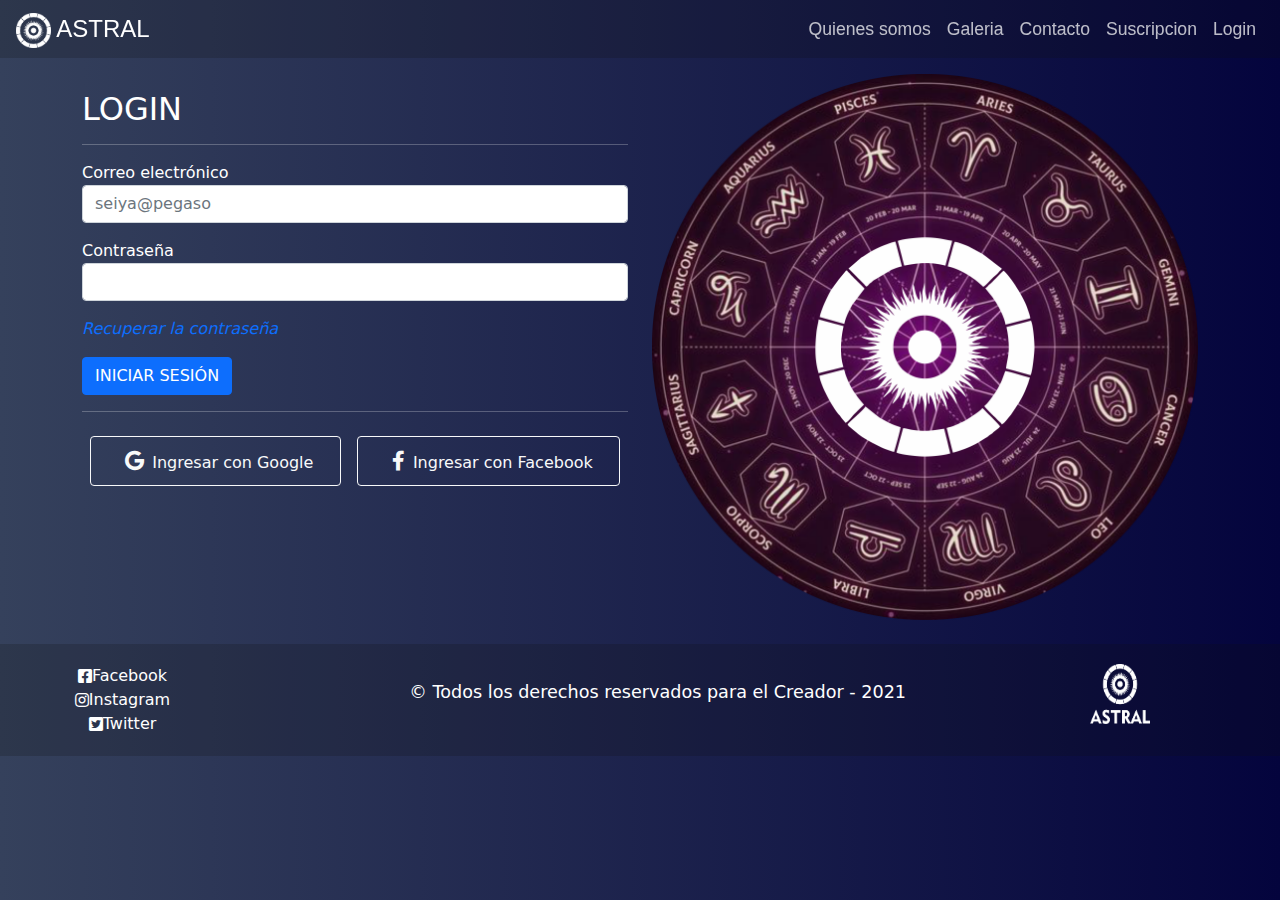
<file: pages/login.html>
<!DOCTYPE html>
<html lang="en">

<head>
    <meta charset="UTF-8">
    <meta http-equiv="X-UA-Compatible" content="IE=edge">
    <meta name="viewport" content="width=device-width, initial-scale=1.0">
    <title>ASTRAL</title>

    <!-- LINK DE FUENTE AWESOME -->
    <link rel="stylesheet" href="https://cdnjs.cloudflare.com/ajax/libs/font-awesome/5.15.4/css/all.min.css"
    integrity="sha512-1ycn6IcaQQ40/MKBW2W4Rhis/DbILU74C1vSrLJxCq57o941Ym01SwNsOMqvEBFlcgUa6xLiPY/NS5R+E6ztJQ=="
    crossorigin="anonymous" referrerpolicy="no-referrer" />

    <!-- ESTILOS BOOTSTRAP -->
    <link rel="stylesheet" href="/styles/bootstrap.css">

    <!-- ESTILO PROPIOS -->
    <link rel="stylesheet" href="/styles/styles.css">

    <!-- LOGO -->
    <link rel="shortcut icon" href="/assets/logoHead.png">

</head>

<body id="index-body">

  <!-- ====================
  ==       HEADER        ==
  ========================= -->
<div id="header">
  <header>
    <!-- navbar open -->
    <nav class="navbar navbar-expand-lg navbar-light fixed-top m-0 px-3">
      <div class="navbar-container container-fluid m-0 p-0">
        <!-- LOGO -->
        <a class="logo" href="/index.html">
          <img src="/assets/astral 3.png" alt="logo Astral" width="35" height="35"> ASTRAL
        </a>
        <!-- MENU DEBLEGABLE -->
        <button class="navbar-toggler" type="button" data-bs-toggle="collapse" data-bs-target="#navbarNavDropdown"
          aria-controls="navbarNavDropdown" aria-expanded="false" aria-label="Toggle navigation">
          <span class="navbar-toggler-icon">
            <i class="fas fa-bars" style="color:rgba(255, 255, 255, 0.575); font-size:25px;"></i>
          </span>
        </button>
        <!-- MENU -->
        <div class="navbar-sections float-r collapse navbar-collapse flex-grow-1 me-0" id="navbarNavDropdown">
          <ul class="navbar-nav">
            <li class="nav-item">
              <a class="nav-link" id="nav-link" href="/pages/conocenos.html">Quienes somos</a>
            </li>
            <li class="nav-item">
              <a class="nav-link" id="nav-link" href="/pages/galeria.html">Galeria</a>
            </li>
            <li class="nav-item">
              <a class="nav-link" id="nav-link" href="/pages/contacto.html">Contacto</a>
            </li>
            <li class="nav-item">
              <a class="nav-link" id="nav-link" href="#" data-bs-toggle="modal" data-bs-target="#VentanaModalSusctiption">Suscripcion</a>
            </li>
            <li class="nav-item">
              <a class="nav-link" id="nav-link" aria-current="page" href="/pages/login.html"> Login</a>
            </li>
          </ul>
        </div>
      </div>
    </nav>

    <!-- Ventana Modal de la Suscripción -->
    <div class="modal fade" id="VentanaModalSusctiption" tabindex="-1"       aria-labelledby="suscripcionModalLabel" aria-hidden="true">
      <div class="modal-dialog">
        <div class="modal-content">
            <!-- Modal header -->
            <div class="modal-header">
              <h5 class="modal-title-S" id="suscripcionModalLabel">SUSCRIPCIÓN</h5>
              <button type="button" class="btn-close" data-bs-dismiss="modal" aria-label="Close"></button>
            </div>
            <!-- Modal body -->
            <div class="modal-body">
              <form>
                  <!-- MAIL -->
                  <div class="mb-3">
                    <label for="ContactoEmail" class="form-label">Correo electrónico</label>
                    <input type="email" class="form-control" id="ContactoEmail" aria-describedby="emailHelp" placeholder="seiya@pegaso">
                    <div id="emailHelp" class="form-text"> <i>No compartiremos tu correo electrónico con nadie más.</i></div>
                  </div>
                  <!-- SIGNOS -->
                  <div class="mb-3">
                    <label for="ContactoSigno  " class="form-label">Signo</label>
                    <select id="disabledSelect" class="form-select">
                      <option>Aries</option>
                      <option>Tauro</option>
                      <option>Géminis</option>
                      <option>Cáncer</option>
                      <option>Leo</option>
                      <option>Virgo</option>
                      <option>Libra</option>
                      <option>Escorpio</option>
                      <option>Sagitario</option>
                      <option>Capricornio</option>
                      <option>Acuario</option>
                      <option>Piscis</option>
                    </select>
                  </div>
                  <!-- CHECKBOX -->
                  <div class="mb-3 ms-3 form-check">
                    <input type="checkbox" class="form-check-input" id="ContactoCheck">
                    <label class="form-check-label form-label" for="ContactoCheck">Quiero recibir predicciones actualizadas sobre mi signo</label>
                  </div>                 
              </form>                     
            </div>
            <!-- Modal footer -->
            <div class="modal-footer">
              <button type="button" class="btn btn-outline-secondary" data-bs-dismiss="modal">Cerrar</button>
              <a class="btn btn-primary" href="#" tabindex="-1" aria-disabled="true" data-bs-toggle="modal" data-bs-target="#VentanaSuscripción2">SUSCRIBIRME</a>
            </div>
        </div>          
      </div>
    </div>
    <!-- Ventana modal del mensaje de suspcricpión -->
    <div class="modal fade" id="VentanaSuscripción2" tabindex="-1" aria-labelledby="exampleModalLabel" aria-hidden="true">
      <div class="modal-dialog" id="Modal001">
          <img src="/assets/mensaje1.jpg" class="d-block w-100" alt="...">
          <h2 class="dispaly-1">¡Gracias por suscribirte!</h2>
          <p> Pronto te llegarán novedades y todas las predicciones sobre tu signo para el año 2022</i></p>
          <script src="/js/bootstrap.bundle.js"> </script>
      </div>
    </div>
  </header>
</div>

<div>

    <main>
        <div style="height: 50px">
        </div>

        <div class="container my-4">
            <div class="row">

                <!--==========================
                    ==     FORMULARIO       ==
                    ========================== -->
                <div class="col-sm-12 col-md-6 my-3 me-0" id="fondo">
                    <h2> LOGIN </h2>
                    <hr>
                    <form>
                        <!-- MAIL -->
                        <div class="mb-3">
                            <label for="LoginEmail" class="form-label2">Correo electrónico</label>
                            <input type="email" class="form-control" id="LoginEmail" aria-describedby="emailHelp" placeholder="seiya@pegaso">
                        </div>
                        <!-- CONTRASEÑA -->
                        <div class="mb-3">
                            <label for="LoginContraseña"class="form-label2">Contraseña</label>
                            <input type="password" class="form-control" id="LoginContraseña">
                        </div>
                        <!-- LINK A VENTANA MODAL 1 -->
                        <div class="mb-3">
                          <a class="text-decoration-none" href="#" tabindex="-1" aria-disabled="true" data-bs-toggle="modal" data-bs-target="#VentanaModal1"> <i>Recuperar la contraseña</i></a>
                        </div>
                        <div>
                        <a class="btn btn-primary" aria-disabled="true" href="/pages/error404.html"> INICIAR SESIÓN</a>
                        </div>
                    </form>
                    <hr>
                    <!-- Botones ingresar con Google y Facebook -->
                    <div class="mb-3 d-flex justify-content-round">
                    <a class="btn btn-outline-light flex-grow-1 m-2" href="https://www.google.com/" tabindex="-1" aria-disabled="true" target="_blank"><i class="fab fa-google lead m-2" aria-hidden="true" ></i>Ingresar con Google</a>
                    <a class="btn btn-outline-light flex-grow-1 m-2" href="https://www.facebook.com/" tabindex="-1" aria-disabled="true" target="_blank"><i class="fab fa-facebook-f lead m-2" aria-hidden="true" ></i>Ingresar con Facebook</a>
                    </div>
                  </div>

                    <!-- VENTANA MODAL 2 -->
                    <!-- <div class="modal fade" id="ModalInicio" tabindex="-1" aria-hidden="true">
                      <div class="modal-dialog" role="document">
                        <div class="modal-content" id="Modal001">
                          <img src="/assets/mensaje2.jpg" class="d-block w-100" alt="...">
                          <h2 class="dispaly-1">La contraseña es incorrecta</h2>
                          <p> Por favor, intentá de nuevo</p>
                          <script src="/js/bootstrap.bundle.js"> </script>
                        </div>
                      </div>
                    </div>
                </div> -->

                <!--==========================
                    ==       IMAGEN         ==
                    ========================== -->
                <div class="col-sm-12 col-md-6">
                    <img src="/assets/rueda con logo3.png" class="d-block w-100">
                </div>

            </div>
        </div>
    </main>


    <!-- ==========================
    ==    VENTANA MODAL 1        ==
    ==    RECUPERAR CONTRASEÑA   ==
    =============================== -->

<!-- Modal -->
<div class="modal fade" id="VentanaModal1" tabindex="-1" aria-labelledby="VentanaSuscripciónLabel" aria-hidden="true">
  <div class="modal-dialog">
    <div class="modal-content">
      <div class="modal-header">
        <h5 class="modal-title-S" id="VentanaSuscripciónLabel">RECUPERAR CONTRASEÑA</h5>
        <button type="button" class="btn-close" data-bs-dismiss="modal" aria-label="Close"></button>
      </div>

      <div class="modal-body">

        <!-- ==========================
            ==       FORMULARIO          ==
            =============================== -->
        <form>
          <div class="mb-3">
            <label for="exampleInputEmail1" class="form-label"><i>Ingresá tu correo electrónico para recuperar la contraseña:</i></label>
            <input type="email" class="form-control" id="exampleInputEmail1" aria-describedby="emailHelp" placeholder="seya@pegaso">
          </div>
          <a class="btn btn-primary" href="#" tabindex="-1" aria-disabled="true" data-bs-toggle="modal" data-bs-target="#VentanaModalEnviar2">ENVIAR</a>

        </form>
        </main>
        <script src="/js/bootstrap.bundle.js"> </script>
      </div>
    </div>
  </div>

  <!-- Ventana modal dentro de la ventana modal -->
  <div class="modal fade" id="VentanaModalEnviar2" tabindex="-1" aria-labelledby="exampleModalLabel" aria-hidden="true">
    <div class="modal-dialog" id="Modal001">
        <img src="/assets/mensaje1.jpg" class="d-block w-100" alt="...">
        <h2 class="dispaly-1">Pronto te enviaremos un mensaje para recuperar tu contraseña</h2>
        <p> Si no llega en los próximos minutos, revisá el <i>spam</i></p>
        <script src="/js/bootstrap.bundle.js"> </script>
    </div>
</div>

</div>

    <footer>
		<div id="izquierda" class="text-center">
      <a href="https://www.facebook.com/"><i class="fab fa-facebook-square"></i> Facebook</a>
			<a href="https://www.instagram.com"><i class="fab fa-instagram"></i>Instagram</a>
			<a href="https://twitter.com"><i class="fab fa-twitter-square"></i>Twitter</a>

		</div>
		<div id="centro">
			<p class="">
				&copy; Todos los derechos reservados para el Creador - 2021
			</p>
		</div>

		<div id="derecha">
          <a href="/index.html">
            <img src="/assets/logo blanco 2.png" alt="logo Astral" width="100" height="100">
          </a>
		</div>		
	</footer>
    
</body>
</html>
</file>
<file: styles/styles.css>
/*  ================
    PAGINA INDEX
    ================ */

body {
    background: linear-gradient( 
            90deg, rgb(53, 65, 92) 0%, rgb(4, 4, 61) 100% );
    color: white;
}

/*  ================
    =    HEADER    =
    ================ */

.logo {
    color: white;
    text-decoration: none;
    font-size: 1.5rem;
    font-family: 'Gill Sans', 'Gill Sans MT', Calibri, 'Trebuchet MS', sans-serif;
}

.navbar{
    background-color: rgba(14, 13, 13, 0.2);
}

.navbar-container {
        float: right;
        margin: auto;
        margin-right:0 ;
}

.navbar-sections {
    justify-content: end;
}

#nav-link {
    color: rgba(255, 255, 255, 0.734);
    font-size: 1.1rem;
    font-family:Verdana, Geneva, Tahoma, sans-serif;
}

.modal-title-S {
    color: white;
}

.form-label {
    color: black;
}

.form-label2 {
    color: rgb(255, 255, 255);
}

#VentanaSuscripción2 {
    background-color: rgba(0, 0, 0, 0.755);
}

/*  ================
    =  CAROUSEL    =
    ================ */

#CarouselHeader {
    height: 300px;
    overflow: hidden;
}

#CarouselHeader .carousel-inner img {
    height: 300px;
    object-fit: cover;
}
.carousel-inner img{
    height: 400px;
    object-fit: cover;
    position: center center;
}

/*  ================
    =      MAIN    =
    ================ */

.card {
    flex: 1;
    margin: 0 10px;
    background-color: white;
    border-radius: 0.5rem;
    overflow: hidden;
    transition: 300ms all ease;
    display: flex;
    flex-direction: column;
    color: black;
}
    
.card:hover {
    box-shadow: 4px 4px 8px 2px rgb(61, 61, 61);
    transform: scale(105%);
    cursor: pointer;
}
    
.float-r {
    float: right;
    margin: auto;
    text-align: center;
    margin-right:0 ;
}

.pagination {
    justify-content: center;
}

#page-item {
    color: black;
}

/*  ================
    =    ASIDE     =
    ================ */

.borde-redondo{
    border-radius: 1rem;
}

@media screen and (max-width: 750px){
    #ocultar-div{
        display: none;
    }
}

.tag-aside {
    text-decoration: none;
    color: black;
}

#accordion-body {
    padding: 0px;
}

#columnas-index {
    padding: 0% !important;
    margin-top: 20px;
}

/*  ================
    =    FOOTER    =
    ================ */

footer {
        display: flex;
        justify-content: space-evenly;
        background-color: rgba(14, 13, 13, 0.2);
        /* align-items: baseline; */
        /* background-color: var(--background-dark); */
}

#izquierda {
        display: flex;
        flex-direction: column;  
        flex-grow: 1;
        color:white;
        /* align-items: flex-start; */
        margin: 20px;
}
    
#izquierda a {
        flex-grow: 1;
        text-align: center;
        display: flex;
        align-items: center;
        justify-content: center;
        color: rgb(255, 255, 255);
        text-decoration: none;
}
    
#centro {
        
        display: flex;
        flex-grow: 3;
        justify-content: center;
        align-items: center;
        flex-flow: column;
}

#centro p {
        width: 100%;
        flex: 1;
        text-align: center;
        color: white;
        font-size: 1.1rem;
        display: flex;
        align-items: center;
        justify-content: center;
}
    
#derecha {
        flex-grow: 1;
        align-items: center;
        margin: 20px;
}

#derecha img {
    height: 60px;
    width: 60px;
}

/*================================================*/

/*  ============
    ENTRADAS
    ============ */

@import url('https://fonts.googleapis.com/css2?family=Scheherazade+New&display=swap');
@import url('https://fonts.googleapis.com/css2?family=Libre+Baskerville&family=Scheherazade+New&display=swap');

.background-astro {
    /* background-image: url("/assets/entradas/images/fondostars.jpg"); */
    background: linear-gradient( 
            90deg, rgb(53, 65, 92) 0%, rgb(4, 4, 61) 100% );
    width: 100%;
    height: 100%;
    background-size:contain; 
    color: white;
}

/* h1 {
    color: rgb(237, 241, 10);
} */

.tiutlo-entrada {
    text-align: center;
}

.table {
    color: white !important;
    margin: 30px;
}

.table-image {
    width: 250px;
    height: 250px;
}
.comentario{
    display: flex;
    padding-left: 20px;
    padding-right: 20px;
}
.comentario img{
    width: 100px;
    height: 100px;
    margin-bottom: 50px;
}
.form-control{
    color:black !important
}

h3 {
    color: black;
}

.celeste{
    color:lightskyblue;
}
/*.celeste{
    color: rgb(250, 250, 250);
}*/
.rosa{
    color: pink;
}


.letra{
    font-size: 25px;
    font-weight: 600;
}

.text{
    background-color: rgba(255, 255, 255, 0.698);
    color: black;
    font-size: 25px;
    font-weight: 600;
    height: 100px;
    width: 70%;
    font-family: 'Scheherazade New', serif;
}
.verde{
    /* color: rgb(60, 255, 0); */
    font-size: 25px;
    font-weight: 600;
}

.resaltar{
    color: gold;
    
    }

.tabla{
    color: rgb(245, 151, 237);
    font-size: 35px;
    font-weight: 600;
    text-align: center;
    font-family: 'Scheherazade New', serif;
    
}

.img-tamaño-primera {
    height: 80px;
    width: 145px;
}

.img-tamaño{
    width: 150px;
    height: 100%;
    object-fit: contain;

}
.tit{
    font-family: 'Scheherazade New', serif;
}

/* td:hover{
    background-color: #0d0744;

}                                                       */
/*  ================
PAGINA ERROR 404
================ */

#error-body {
    margin: 0px;
    background-image: url(/assets/404.GIF);
    background-position: center center;
    background-repeat:no-repeat;
    background-attachment: fixed;
    background-size:cover;
}

.contenedor-error{
    text-align: center;
    margin-top: 20px;
}

/*  ================
    PAGINA GALERÍA
    ================ */

#galeria .col-lg-4{
    margin: 0 !important;
    padding: 25px;
}


#galeria img {
    width: 100%;
    height: 400px;
}
#galeria img:hover{
    border: 5px solid #f7f7f7;
}

/*  ================
    PAGINA CONOCENOS
    ================ */

#conocenos{
    margin: 0px;
    background: linear-gradient( 
        90deg, rgb(53, 65, 92) 0%, rgb(4, 4, 61) 100% );
    /* background-image: url(/assets/mediocielo.jpg); */
    background-position: center center;	  
    background-repeat:no-repeat;
    background-attachment: fixed;
    background-size:cover;
}

/* Clase para hacer redondas las imagenes */
.radius {
    border-radius: 50%;
    width: 185px;
    height: 169px;
}

.circular {
    border-radius: 50%;
    width: 185px;
    height: 169px;
    margin-bottom: 20px;
    margin-top: 20px;
}

.back-e {
    background-color: rgba(14, 13, 13, 0.2);
}

/*  ===============
    PAGINA CONTACTO
    =============== */

#Modal001 {
    background-color: white;
    color: black;
    text-align: center;
    padding: 5px;
}

/*  ===============
    QUIENES SOMOS
    =============== */

.circular {
    border-radius: 50%;
    width: 185px;
    height: 169px;
    margin-bottom: 20px;
    margin-top: 20px;
}

.miembros {
    background-color: rgba(0, 0, 0, 0.207);
    padding: 15PX;
    border-radius: 7%;
}

#miembros {
    color: white;
    text-align: center;
}

/* @media scream and (max-width: 600px){
    .
    } */
    

#sectionRow{
    align-items: center;
    text-align: center;
}

/*  ================
    PAGINA SUSCRIPCION
    ================ */

    /* ESTILO DEL MODAL */
    .modal-footer{
        background-color: rgba(0, 0, 0, 0.207);
    }
    .modal-header{
        background: linear-gradient( 
            90deg, rgb(53, 65, 92) 0%, rgb(4, 4, 61) 100% );
        color: black;
    }
</file>
